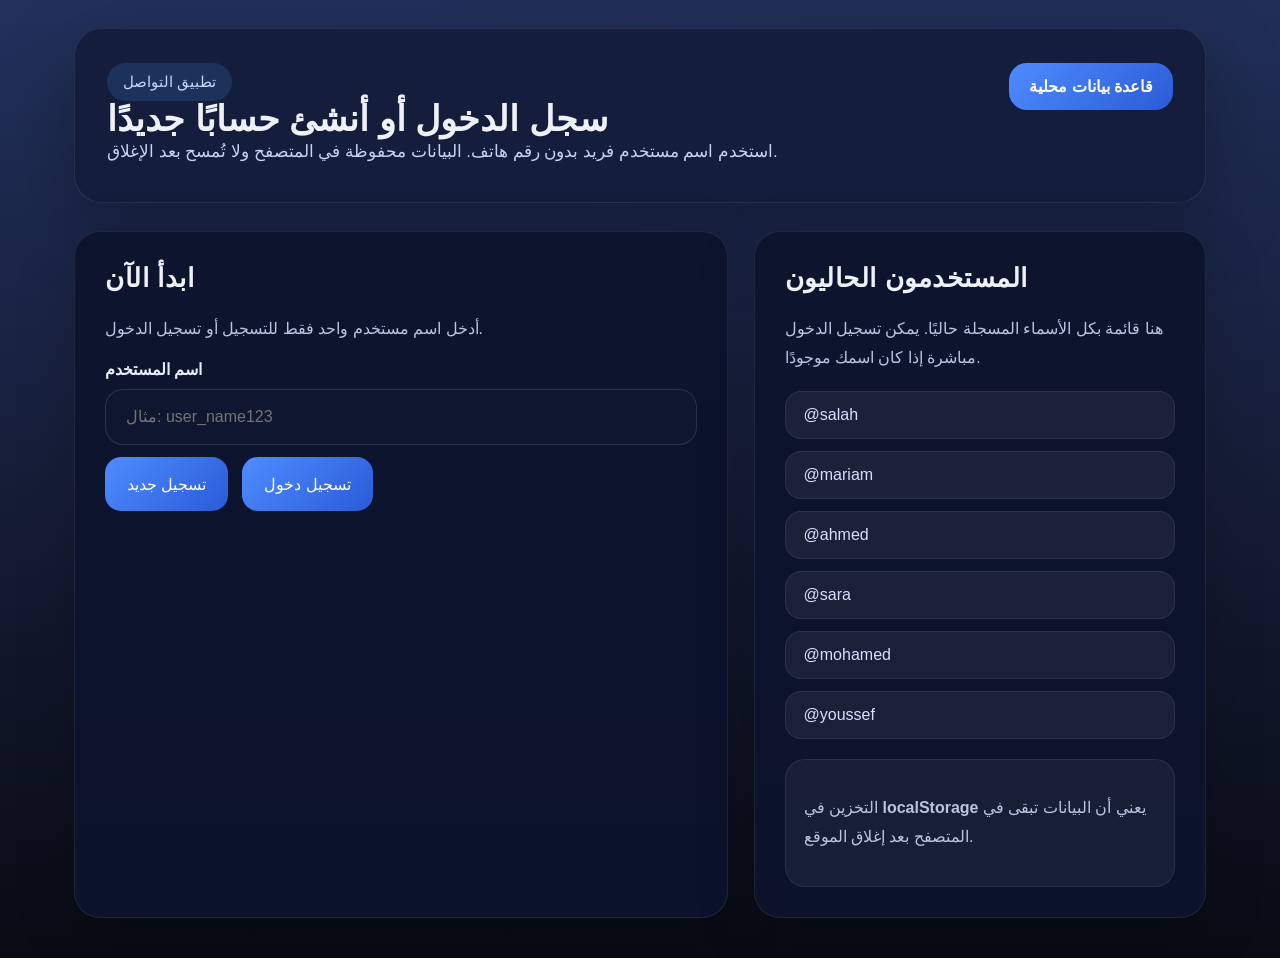
<file: index.html>
<!DOCTYPE html>
<html lang="ar">
<head>
    <meta charset="UTF-8">
    <meta name="viewport" content="width=device-width, initial-scale=1.0">
    <title>تسجيل دخول تواصل</title>
    <link rel="stylesheet" href="style.css">
</head>
<body>
    <div class="page-shell login-page">
        <header class="hero hero-wide">
            <div>
                <span class="eyebrow">تطبيق التواصل</span>
                <h1>سجل الدخول أو أنشئ حسابًا جديدًا</h1>
                <p>استخدم اسم مستخدم فريد بدون رقم هاتف. البيانات محفوظة في المتصفح ولا تُمسح بعد الإغلاق.</p>
            </div>
            <div class="hero-badge">قاعدة بيانات محلية</div>
        </header>

        <main class="content-grid">
            <section class="card auth-card">
                <h2>ابدأ الآن</h2>
                <p>أدخل اسم مستخدم واحد فقط للتسجيل أو تسجيل الدخول.</p>
                <form id="authForm">
                    <label for="username">اسم المستخدم</label>
                    <input type="text" id="username" name="username" placeholder="مثال: user_name123" autocomplete="off">
                    <div class="buttons-row">
                        <button type="button" id="registerBtn">تسجيل جديد</button>
                        <button type="button" id="loginBtn">تسجيل دخول</button>
                    </div>
                </form>
                <p id="message" class="message"></p>
            </section>

            <section class="card info-card">
                <h2>المستخدمون الحاليون</h2>
                <p>هنا قائمة بكل الأسماء المسجلة حاليًا. يمكن تسجيل الدخول مباشرة إذا كان اسمك موجودًا.</p>
                <ul id="userList" class="user-list"></ul>
                <div class="note-box">
                    <p>التخزين في <strong>localStorage</strong> يعني أن البيانات تبقى في المتصفح بعد إغلاق الموقع.</p>
                </div>
            </section>
        </main>
    </div>

    <script src="script.js"></script>
</body>
</html>
</file>
<file: style.css>
:root {
    font-family: "Segoe UI", Tahoma, Geneva, Verdana, sans-serif;
    color: #eef1f8;
    background: radial-gradient(circle at top left, #2a3d6f 0%, #111827 55%, #090b14 100%);
}

* {
    box-sizing: border-box;
}

html, body {
    margin: 0;
    min-height: 100%;
}

body {
    background: linear-gradient(180deg, rgba(34, 48, 92, 0.95) 0%, rgba(9, 11, 20, 1) 100%);
    color: #eef1f8;
}

button,
input {
    font: inherit;
}

.page-shell {
    max-width: 1180px;
    margin: 0 auto;
    padding: 28px 24px 40px;
}

.hero {
    display: grid;
    gap: 18px;
    padding: 34px 32px;
    border-radius: 28px;
    background: rgba(20, 30, 60, 0.96);
    border: 1px solid rgba(255, 255, 255, 0.08);
    box-shadow: 0 24px 80px rgba(0, 0, 0, 0.28);
    margin-bottom: 28px;
}

.hero-wide {
    grid-template-columns: 1fr auto;
    align-items: center;
}

.eyebrow {
    display: inline-flex;
    padding: 10px 16px;
    border-radius: 999px;
    background: rgba(74, 144, 226, 0.18);
    color: #c3d8ff;
    font-size: 0.95rem;
}

.hero h1 {
    margin: 0;
    font-size: clamp(2rem, 2.7vw, 3.6rem);
    line-height: 1.05;
}

.hero p {
    margin: 0;
    max-width: 680px;
    color: #c7d3f2;
    font-size: 1.05rem;
    line-height: 1.8;
}

.hero-badge {
    align-self: start;
    padding: 14px 20px;
    background: linear-gradient(135deg, #4f8cff 0%, #2a5bd7 100%);
    border-radius: 18px;
    color: #fff;
    font-weight: 700;
    text-align: center;
}

.content-grid,
.chat-grid {
    display: grid;
    gap: 26px;
}

.content-grid {
    grid-template-columns: 1.3fr 0.9fr;
}

.card {
    background: rgba(13, 20, 45, 0.92);
    border: 1px solid rgba(255, 255, 255, 0.08);
    border-radius: 26px;
    padding: 30px;
    box-shadow: 0 18px 60px rgba(0, 0, 0, 0.18);
}

.auth-card,
.chat-card,
.info-card,
.side-card {
    overflow: hidden;
}

.card h2 {
    margin-top: 0;
    font-size: 1.65rem;
    letter-spacing: 0.02em;
}

.card p {
    color: #b9c5e0;
    line-height: 1.8;
}

label {
    display: block;
    margin-bottom: 10px;
    font-weight: 700;
    color: #e8eefc;
}

input[type="text"] {
    width: 100%;
    padding: 18px 20px;
    border-radius: 18px;
    border: 1px solid rgba(255, 255, 255, 0.12);
    background: rgba(15, 24, 48, 0.96);
    color: #eef1f8;
    outline: none;
    transition: border-color 0.2s ease, box-shadow 0.2s ease;
}

input[type="text"]:focus {
    border-color: #5f8dff;
    box-shadow: 0 0 0 4px rgba(79, 140, 255, 0.14);
}

.buttons-row {
    display: flex;
    flex-wrap: wrap;
    gap: 14px;
    margin-top: 12px;
}

button {
    min-height: 54px;
    padding: 0 22px;
    border-radius: 16px;
    background: linear-gradient(135deg, #4f8cff 0%, #2a5bd7 100%);
    border: none;
    color: #fff;
    cursor: pointer;
    transition: transform 0.2s ease, filter 0.2s ease;
}

button:hover {
    transform: translateY(-1px);
    filter: brightness(1.05);
}

button.ghost-btn {
    background: rgba(255, 255, 255, 0.08);
    color: #d8e2ff;
    border: 1px solid rgba(255, 255, 255, 0.12);
}

.message {
    margin-top: 18px;
    font-size: 1rem;
}

.message.error {
    color: #ff7c8d;
}

.message.success {
    color: #7be59d;
}

.user-list {
    list-style: none;
    margin: 18px 0 0;
    padding: 0;
    display: grid;
    gap: 12px;
}

.user-list li {
    padding: 14px 18px;
    border-radius: 16px;
    background: rgba(255, 255, 255, 0.06);
    border: 1px solid rgba(255, 255, 255, 0.08);
    color: #d7e0ff;
}

.note-box,
.db-card {
    margin-top: 20px;
    padding: 18px;
    border-radius: 20px;
    background: rgba(255, 255, 255, 0.05);
    border: 1px solid rgba(255, 255, 255, 0.08);
}

.chat-page .hero {
    grid-template-columns: 1fr auto;
}

.chat-grid {
    grid-template-columns: 1.75fr 0.9fr;
}

.chat-window {
    min-height: 520px;
    display: flex;
    flex-direction: column;
    gap: 14px;
    padding: 22px;
    background: rgba(11, 18, 37, 0.96);
    border: 1px solid rgba(255, 255, 255, 0.08);
    border-radius: 24px;
    overflow-y: auto;
}

.chat-bubble {
    display: grid;
    gap: 6px;
    max-width: 76%;
    padding: 16px 18px;
    border-radius: 22px;
    line-height: 1.55;
    word-break: break-word;
    box-shadow: 0 10px 30px rgba(0, 0, 0, 0.18);
}

.chat-bubble.self {
    background: linear-gradient(135deg, #4f8cff 0%, #2768e0 100%);
    color: #fff;
    justify-self: end;
    align-self: flex-end;
}

.chat-bubble.other {
    background: rgba(255, 255, 255, 0.08);
    color: #e3ecff;
    justify-self: start;
    align-self: flex-start;
}

.bubble-user {
    font-size: 0.88rem;
    opacity: 0.9;
}

.bubble-text {
    display: block;
    font-size: 1rem;
}

.bubble-time {
    font-size: 0.82rem;
    opacity: 0.7;
    justify-self: end;
}

.chat-form {
    display: flex;
    gap: 12px;
    margin-top: 16px;
}

.chat-form input[type="text"] {
    flex: 1;
}

.chat-form button {
    min-width: 140px;
}

@media (max-width: 980px) {
    .content-grid,
    .chat-grid,
    .hero-wide {
        grid-template-columns: 1fr;
    }

    .hero {
        padding: 26px;
    }
}

@media (max-width: 680px) {
    .page-shell {
        padding: 18px 16px 28px;
    }

    .card {
        padding: 24px;
    }

    .hero h1 {
        font-size: 2.4rem;
    }

    .buttons-row {
        flex-direction: column;
    }

    .chat-window {
        min-height: 420px;
    }
}
</file>
